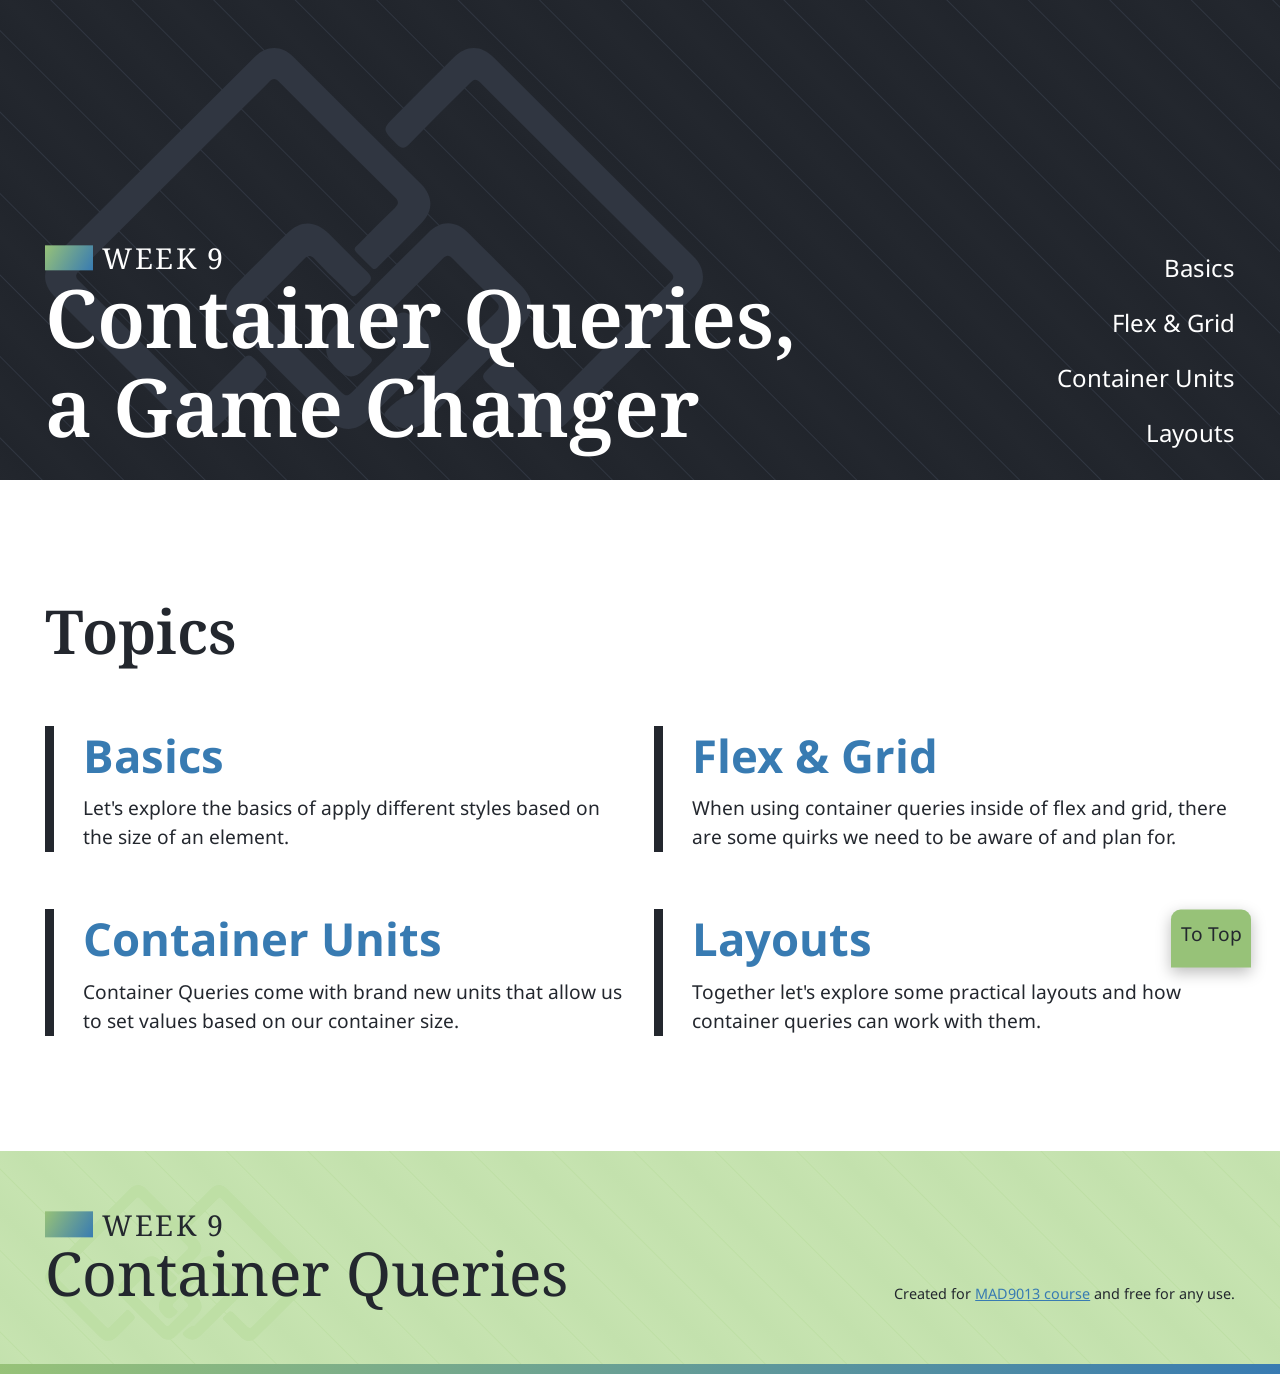
<file: index.html>
<!doctype html>
<html lang="en">
  <head>
    <!-- Ensures that the text characters are displayed properly -->
    <meta charset="UTF-8" />

    <!-- Properly sizes content across different browser window sizes -->
    <meta name="viewport" content="width=device-width, initial-scale=1.0" />

    <!--
      The site title displayed in the browser tab.
      Also used for Search Engine Optimization (SEO),
      Google results, and accessibility tools/screen readers.
    -->
    <title>W9 - Container Queries, a Game Changer</title>

    <!-- Loads fonts from Google -->
    <link rel="preconnect" href="https://fonts.googleapis.com" />
    <link rel="preconnect" href="https://fonts.gstatic.com" crossorigin />
    <link href="https://fonts.googleapis.com/css2?family=Material+Symbols+Outlined" rel="stylesheet" />

    <!-- Loads custom supporting CSS stylesheet(s) -->
    <link rel="stylesheet" href="./css/main.css" />

    <!-- Loads Favicon -->
    <link rel="shortcut icon" href="favicon.ico" />
  </head>
  <body id="page">
    <!--
      Accessibility feature that allows users to
      quickly skip to key areas on the page.
    -->
    <ul class="skip-links">
      <li>
        <a class="skip-links__link" href="#nav">Skip to site navigation</a>
      </li>
      <li>
        <a class="skip-links__link" href="#main">Skip to main content</a>
      </li>
    </ul>

    <!--
      Main site header. Features our site logo and navigation.
    -->
    <header class="navbar navbar--tall">
      <div class="container">
        <h1 class="navbar__headline">
          <a href="/" class="navbar__logo">
            <span class="navbar__week">Week 9</span>
            <span class="navbar__title"> Container Queries, a&nbsp;Game Changer </span>
          </a>
        </h1>
        <button class="navbar__toggle" aria-label="Click to open mobile navigation">
          <span class="navbar__tog navbar__tog--top"></span>
          <span class="navbar__tog navbar__tog--middle"></span>
          <span class="navbar__tog navbar__tog--bottom"></span>
        </button>
        <nav id="nav" class="navbar__nav">
          <ul class="navbar__list">
            <li>
              <a href="./basics.html" class="navbar__link">Basics</a>
            </li>
            <li>
              <a href="./flex-and-grid.html" class="navbar__link"> Flex & Grid </a>
            </li>
            <li>
              <a href="./container-units.html" class="navbar__link"> Container Units </a>
            </li>
            <li>
              <a href="./layouts.html" class="navbar__link"> Layouts </a>
            </li>
          </ul>
        </nav>
      </div>
    </header>

    <!--
      The main contains ALL of the content unique to this page.
      Every page MUST have exactly one `main` that is a direct child of `body`.
    -->
    <main id="main">
      <section class="topic-list">
        <div class="container">
          <h2>Topics</h2>
          <ol class="topic-list__list">
            <li>
              <a href="./basics.html" class="topic-list__link">
                <h3 class="topic-list__heading">Basics</h3>
                <p class="topic-list__desc">Let's explore the basics of apply different styles based on the size of an element.</p>
              </a>
            </li>
            <li>
              <a href="./flex-and-grid.html" class="topic-list__link">
                <h3 class="topic-list__heading">Flex &amp; Grid</h3>
                <p class="topic-list__desc">When using container queries inside of flex and grid, there are some quirks we need to be aware of and plan for.</p>
              </a>
            </li>
            <li>
              <a href="./container-units.html" class="topic-list__link">
                <h3 class="topic-list__heading">Container Units</h3>
                <p class="topic-list__desc">Container Queries come with brand new units that allow us to set values based on our container size.</p>
              </a>
            </li>
            <li>
              <a href="./layouts.html" class="topic-list__link">
                <h3 class="topic-list__heading">Layouts</h3>
                <p class="topic-list__desc">Together let's explore some practical layouts and how container queries can work with them.</p>
              </a>
            </li>
          </ol>
        </div>
      </section>
    </main>

    <!--
      Site footer. Contains site logo and legal info.
      
      Could also contain other concluding information such
      as repeating the navigation, contact info, and more.
    -->
    <footer class="footer">
      <div class="container container--grid">
        <div class="footer__column">
          <a href="/" class="footer__logo">
            <span class="footer__week">Week 9</span>
            <span class="footer__title">Container Queries</span>
          </a>
        </div>

        <div class="footer__column footer__column--legal">
          <small>
            Created for
            <a href="https://mad9013.github.io/f2024/">MAD9013 course</a> and free for any use.
          </small>
        </div>
      </div>
    </footer>

    <!-- Accessibility feature: return to top button -->
    <a href="#page" class="to-top">To Top</a>

    <!--
      Adds a layer when the mobile navigation is open that
      allows users to click to the side and auto close the nav
    -->
    <div class="click-to-close"></div>

    <!-- Loads custom JavaScript file -->
    <script src="./js/main.js"></script>
  </body>
</html>
</file>
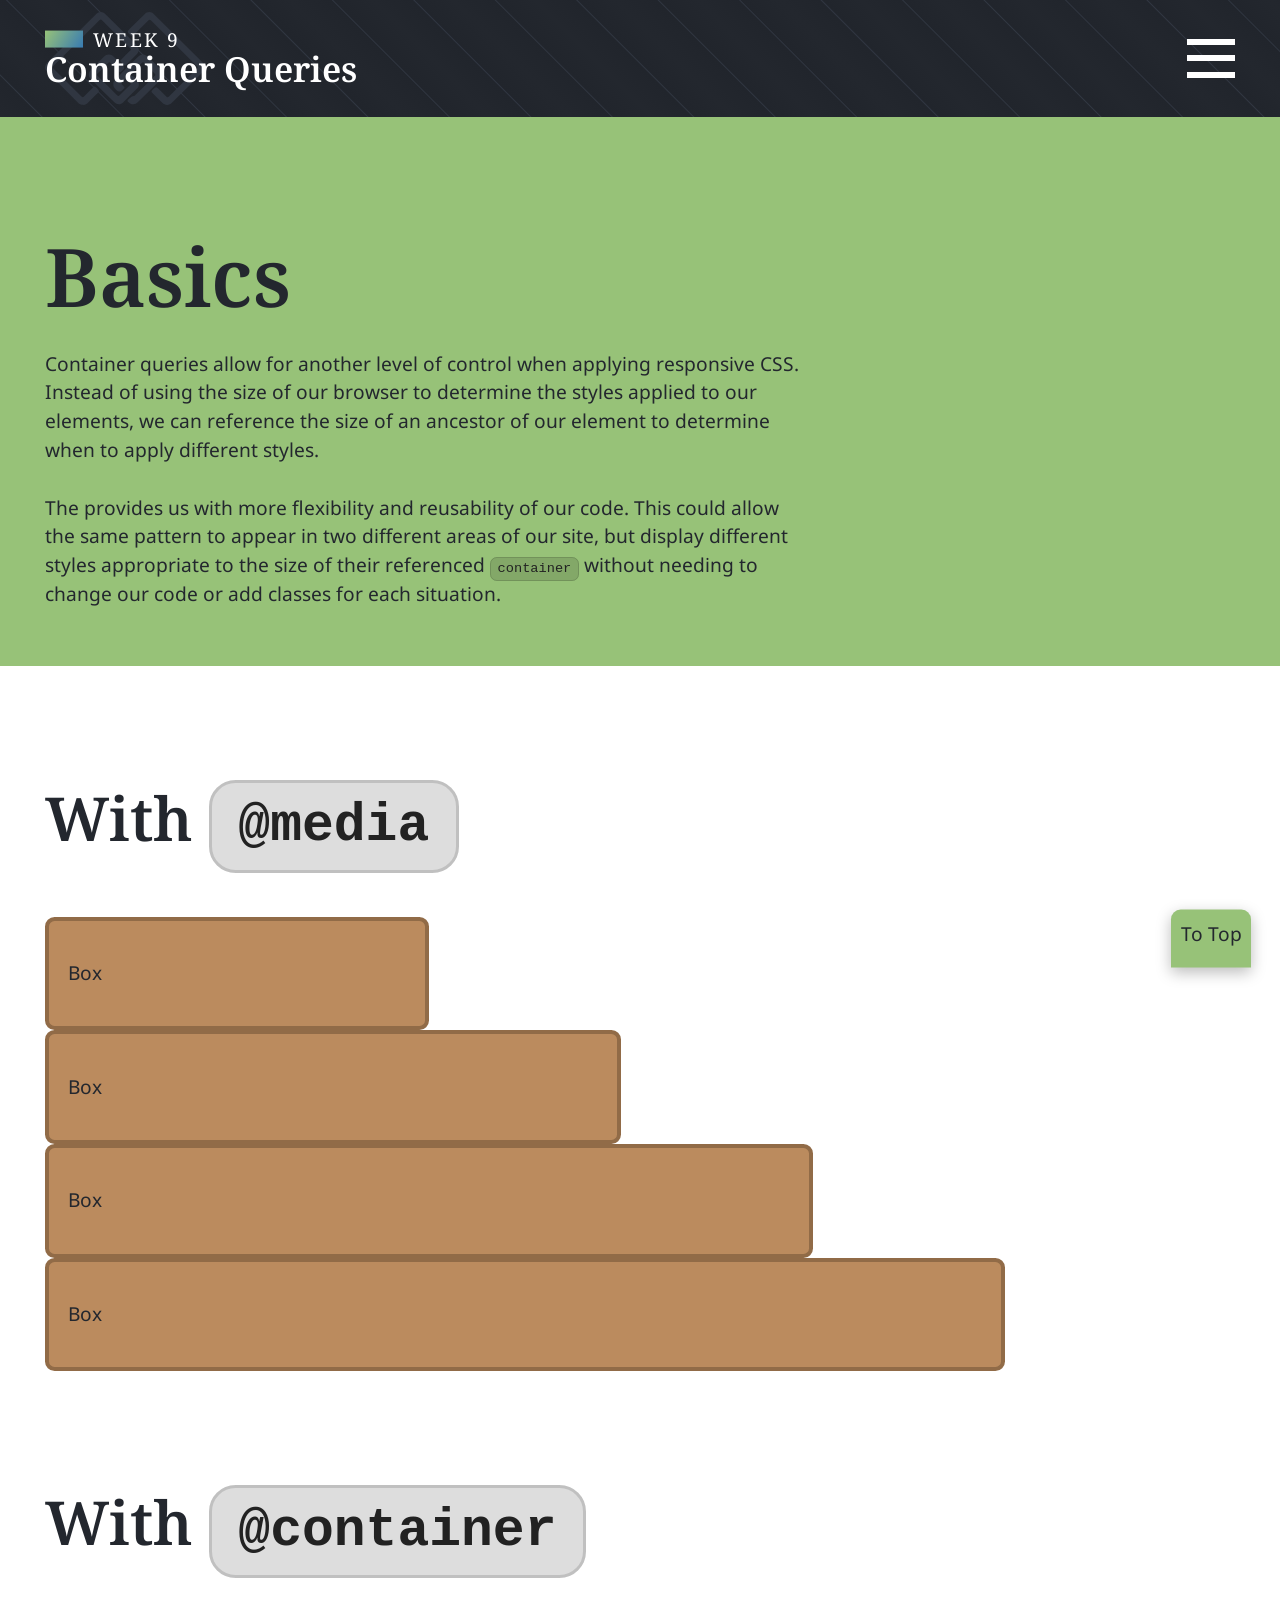
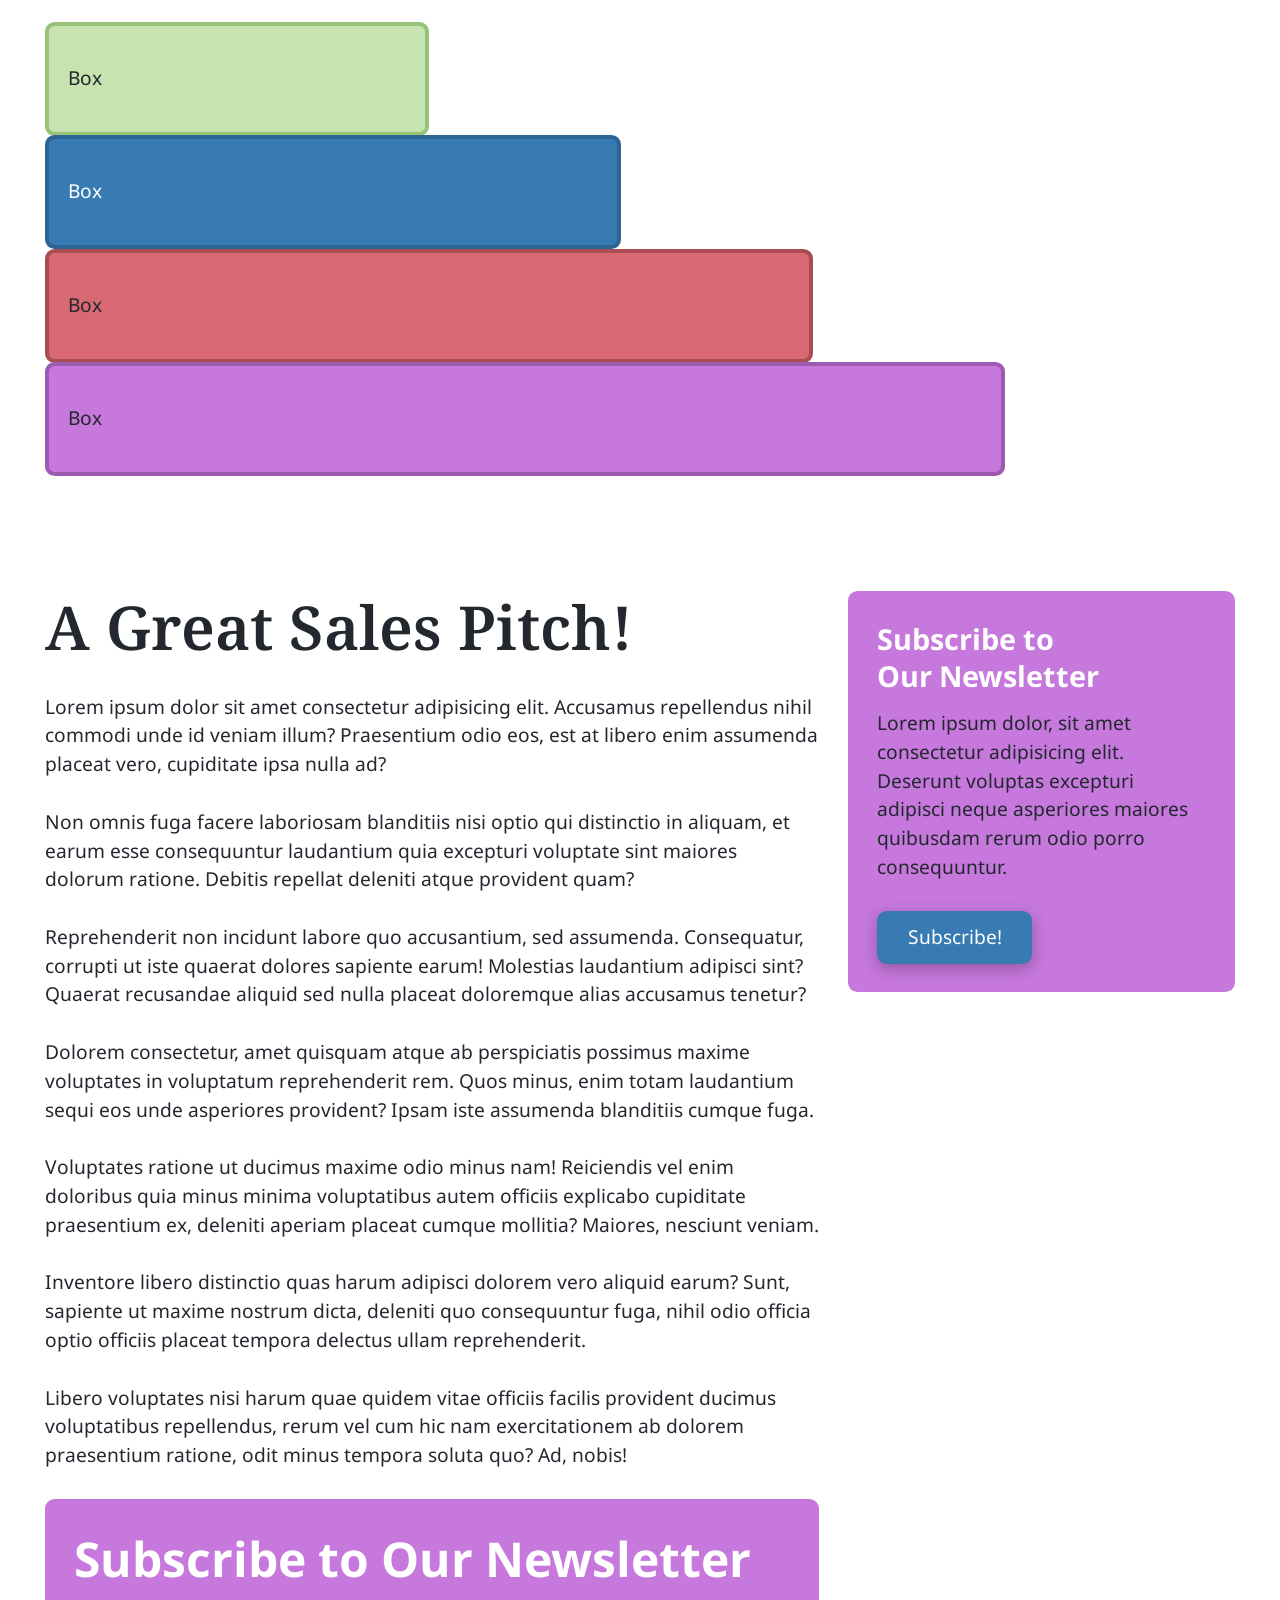
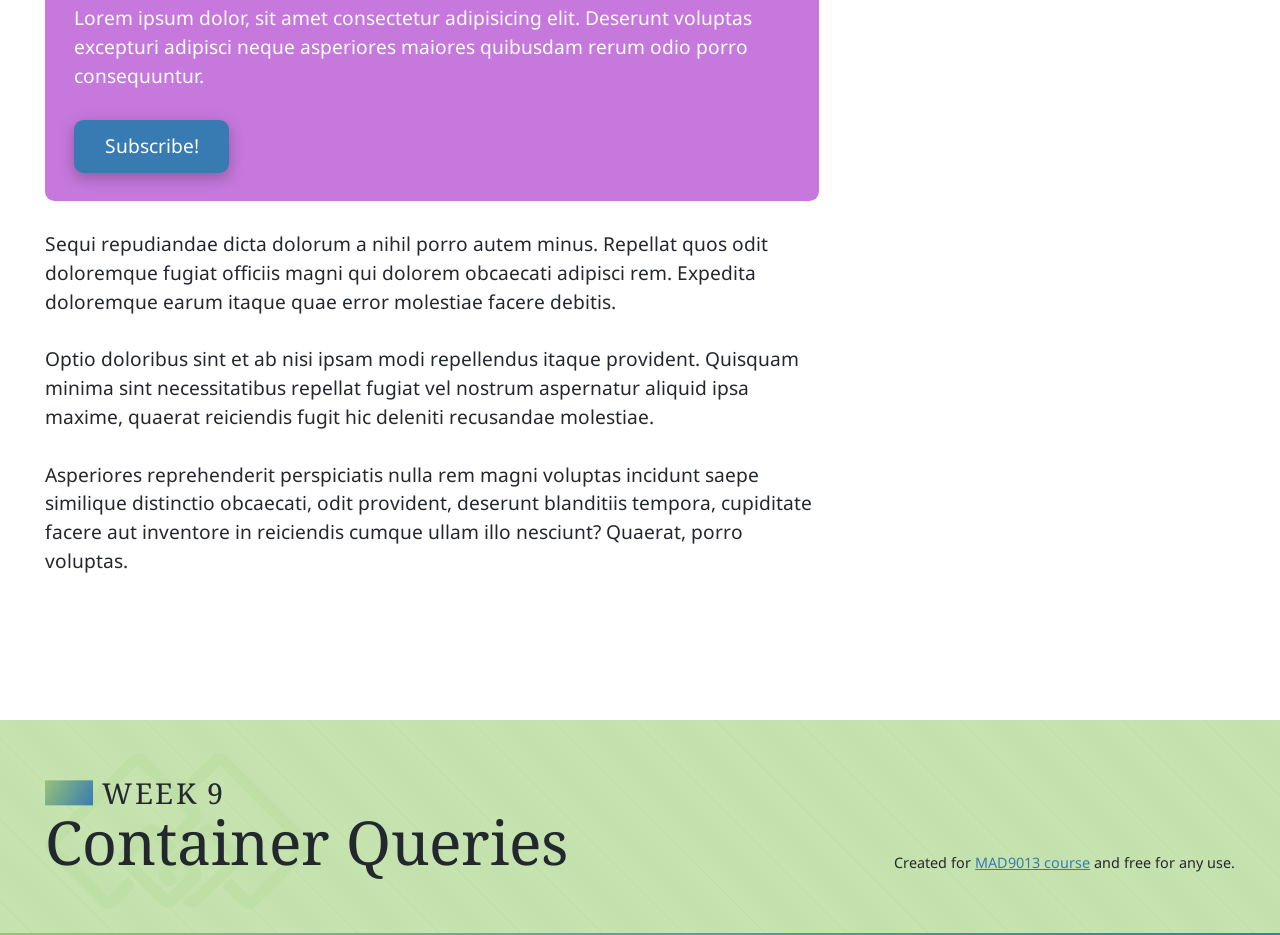
<file: basics.html>
<!doctype html>
<html lang="en">
  <head>
    <!-- Ensures that the text characters are displayed properly -->
    <meta charset="UTF-8" />

    <!-- Properly sizes content across different browser window sizes -->
    <meta name="viewport" content="width=device-width, initial-scale=1.0" />

    <!--
      The site title displayed in the browser tab.
      Also used for Search Engine Optimization (SEO),
      Google results, and accessibility tools/screen readers.
    -->
    <title>Basics | W9 - Container Queries, a Game Changer</title>

    <!-- Loads fonts from Google -->
    <link rel="preconnect" href="https://fonts.googleapis.com" />
    <link rel="preconnect" href="https://fonts.gstatic.com" crossorigin />
    <link href="https://fonts.googleapis.com/css2?family=Material+Symbols+Outlined" rel="stylesheet" />

    <!-- Loads custom supporting CSS stylesheet(s) -->
    <link rel="stylesheet" href="./css/main.css" />

    <!-- Loads lesson specific CSS stylesheet -->
    <link rel="stylesheet" href="./css/basics-complete.css" />

    <!-- Loads Favicon -->
    <link rel="shortcut icon" href="favicon.ico" />
  </head>
  <body id="page" class="css-grid">
    <!--
      Accessibility feature that allows users to
      quickly skip to key areas on the page.
    -->
    <ul class="skip-links">
      <li>
        <a class="skip-links__link" href="#nav">Skip to site navigation</a>
      </li>
      <li>
        <a class="skip-links__link" href="#main">Skip to main content</a>
      </li>
    </ul>

    <!--
      Main site header. Features our site logo and navigation.
    -->
    <header class="navbar">
      <div class="container">
        <strong class="navbar__headline">
          <a href="./" class="navbar__logo">
            <span class="navbar__week">Week 9</span>
            <span class="navbar__title">Container Queries</span>
          </a>
        </strong>
        <button class="navbar__toggle" aria-label="Click to open mobile navigation">
          <span class="navbar__tog navbar__tog--top"></span>
          <span class="navbar__tog navbar__tog--middle"></span>
          <span class="navbar__tog navbar__tog--bottom"></span>
        </button>
        <nav id="nav" class="navbar__nav">
          <ul class="navbar__list">
            <li>
              <a href="./basics.html" class="navbar__link" aria-current="page"> Basics </a>
            </li>
            <li>
              <a href="./flex-and-grid.html" class="navbar__link"> Flex & Grid </a>
            </li>
            <li>
              <a href="./container-units.html" class="navbar__link"> Container Units </a>
            </li>
            <li>
              <a href="./layouts.html" class="navbar__link"> Layouts </a>
            </li>
          </ul>
        </nav>
      </div>
    </header>

    <!--
      The main contains ALL of the content unique to this page.
      Every page MUST have exactly one `main` that is a direct child of `body`.
    -->
    <main id="main">
      <header class="banner">
        <div class="container">
          <div class="container--text">
            <h1 class="banner__headline">Basics</h1>
            <div class="banner__byline">
              <p>
                Container queries allow for another level of control when applying responsive CSS. Instead of using the size of our browser to determine the styles applied to our elements, we can
                reference the size of an ancestor of our element to determine when to apply different styles.
              </p>
              <p>
                The provides us with more flexibility and reusability of our code. This could allow the same pattern to appear in two different areas of our site, but display different styles
                appropriate to the size of their referenced
                <code>container</code> without needing to change our code or add classes for each situation.
              </p>
            </div>
          </div>
        </div>
      </header>

      <!-- 
        ====================================================
        ============== TUTORIAL CONTENT START ==============
        ====================================================
      -->

      <section class="media-query">
        <div class="container">
          <h2>With <code>@media</code></h2>
          <div class="box-wrap box-wrap--one">
            <div class="box">Box</div>
          </div>
          <div class="box-wrap box-wrap--two">
            <div class="box">Box</div>
          </div>
          <div class="box-wrap box-wrap--three">
            <div class="box">Box</div>
          </div>
          <div class="box-wrap box-wrap--four">
            <div class="box">Box</div>
          </div>
        </div>
      </section>

      <section class="container-query">
        <div class="container">
          <h2>With <code>@container</code></h2>
          <div class="box-wrap box-wrap--one">
            <div class="box">Box</div>
          </div>
          <div class="box-wrap box-wrap--two">
            <div class="box">Box</div>
          </div>
          <div class="box-wrap box-wrap--three">
            <div class="box">Box</div>
          </div>
          <div class="box-wrap box-wrap--four">
            <div class="box">Box</div>
          </div>
        </div>
      </section>

      <section class="subscribe-example">
        <div class="container">
          <div class="content">
            <h2>A Great Sales Pitch!</h2>
            <p>
              Lorem ipsum dolor sit amet consectetur adipisicing elit. Accusamus repellendus nihil commodi unde id veniam illum? Praesentium odio eos, est at libero enim assumenda placeat vero,
              cupiditate ipsa nulla ad?
            </p>
            <p>
              Non omnis fuga facere laboriosam blanditiis nisi optio qui distinctio in aliquam, et earum esse consequuntur laudantium quia excepturi voluptate sint maiores dolorum ratione. Debitis
              repellat deleniti atque provident quam?
            </p>
            <p>
              Reprehenderit non incidunt labore quo accusantium, sed assumenda. Consequatur, corrupti ut iste quaerat dolores sapiente earum! Molestias laudantium adipisci sint? Quaerat recusandae
              aliquid sed nulla placeat doloremque alias accusamus tenetur?
            </p>
            <p>
              Dolorem consectetur, amet quisquam atque ab perspiciatis possimus maxime voluptates in voluptatum reprehenderit rem. Quos minus, enim totam laudantium sequi eos unde asperiores
              provident? Ipsam iste assumenda blanditiis cumque fuga.
            </p>
            <p>
              Voluptates ratione ut ducimus maxime odio minus nam! Reiciendis vel enim doloribus quia minus minima voluptatibus autem officiis explicabo cupiditate praesentium ex, deleniti aperiam
              placeat cumque mollitia? Maiores, nesciunt veniam.
            </p>
            <p>
              Inventore libero distinctio quas harum adipisci dolorem vero aliquid earum? Sunt, sapiente ut maxime nostrum dicta, deleniti quo consequuntur fuga, nihil odio officia optio officiis
              placeat tempora delectus ullam reprehenderit.
            </p>
            <p>
              Libero voluptates nisi harum quae quidem vitae officiis facilis provident ducimus voluptatibus repellendus, rerum vel cum hic nam exercitationem ab dolorem praesentium ratione, odit
              minus tempora soluta quo? Ad, nobis!
            </p>
            <div class="subscribe">
              <h3 class="subscribe__title">Subscribe to Our Newsletter</h3>
              <p>Lorem ipsum dolor, sit amet consectetur adipisicing elit. Deserunt voluptas excepturi adipisci neque asperiores maiores quibusdam rerum odio porro consequuntur.</p>
              <a href="#" class="btn">Subscribe!</a>
            </div>
            <p>
              Sequi repudiandae dicta dolorum a nihil porro autem minus. Repellat quos odit doloremque fugiat officiis magni qui dolorem obcaecati adipisci rem. Expedita doloremque earum itaque quae
              error molestiae facere debitis.
            </p>
            <p>
              Optio doloribus sint et ab nisi ipsam modi repellendus itaque provident. Quisquam minima sint necessitatibus repellat fugiat vel nostrum aspernatur aliquid ipsa maxime, quaerat
              reiciendis fugit hic deleniti recusandae molestiae.
            </p>
            <p>
              Asperiores reprehenderit perspiciatis nulla rem magni voluptas incidunt saepe similique distinctio obcaecati, odit provident, deserunt blanditiis tempora, cupiditate facere aut inventore
              in reiciendis cumque ullam illo nesciunt? Quaerat, porro voluptas.
            </p>
          </div>

          <div class="sidebar">
            <div class="subscribe">
              <h3 class="subscribe__title">Subscribe to Our Newsletter</h3>
              <p>Lorem ipsum dolor, sit amet consectetur adipisicing elit. Deserunt voluptas excepturi adipisci neque asperiores maiores quibusdam rerum odio porro consequuntur.</p>
              <a href="#" class="btn">Subscribe!</a>
            </div>
          </div>
        </div>
      </section>

      <!-- 
        ====================================================
        =============== TUTORIAL CONTENT END ===============
        ====================================================
      -->
    </main>

    <!--
      Site footer. Contains site logo and legal info.
      
      Could also contain other concluding information such
      as repeating the navigation, contact info, and more.
    -->
    <footer class="footer">
      <div class="container container--grid">
        <div class="footer__column">
          <a href="./" class="footer__logo">
            <span class="footer__week">Week 9</span>
            <span class="footer__title">Container Queries</span>
          </a>
        </div>

        <div class="footer__column footer__column--legal">
          <small>
            Created for
            <a href="https://mad9013.github.io/f2024/">MAD9013 course</a> and free for any use.
          </small>
        </div>
      </div>
    </footer>

    <!-- Accessibility feature: return to top button -->
    <a href="#page" class="to-top">To Top</a>

    <!--
      Adds a layer when the mobile navigation is open that
      allows users to click to the side and auto close the nav
    -->
    <div class="click-to-close"></div>

    <!-- Loads custom JavaScript file -->
    <script src="./js/main.js"></script>
  </body>
</html>
</file>
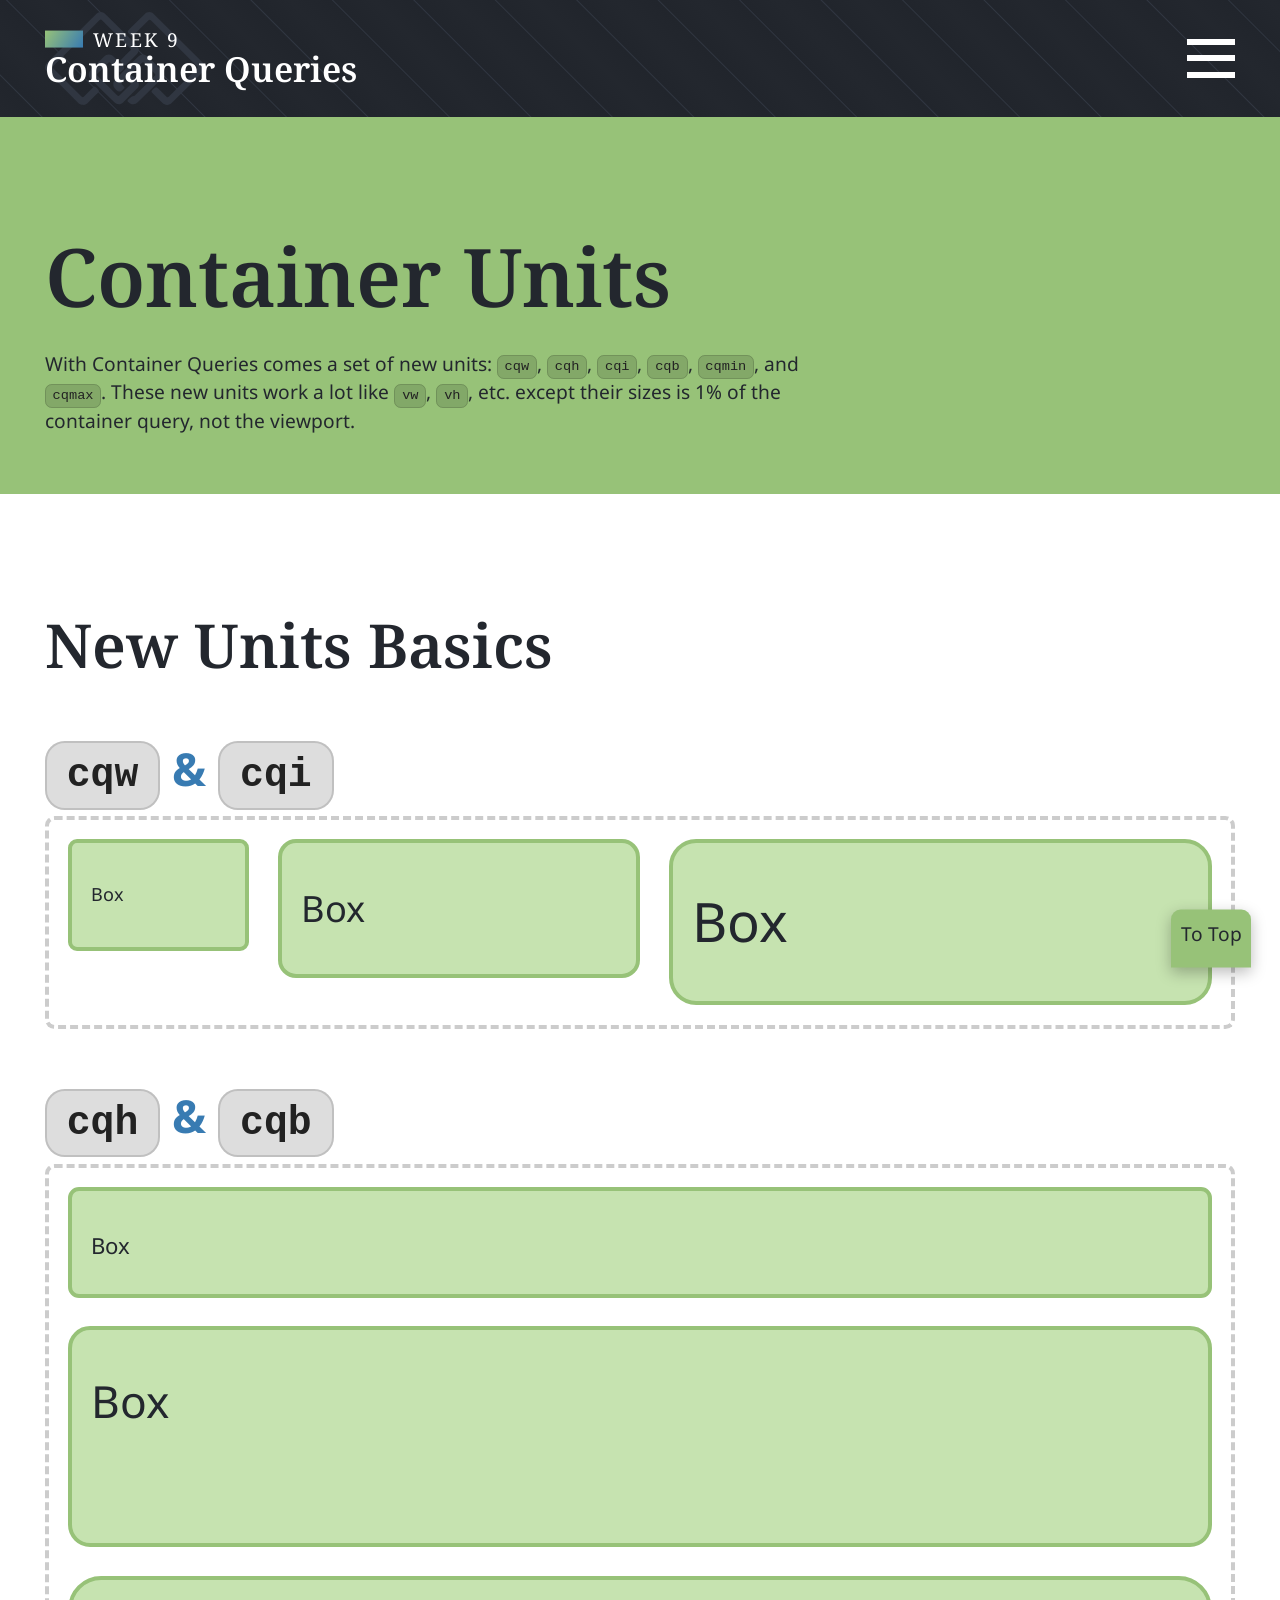
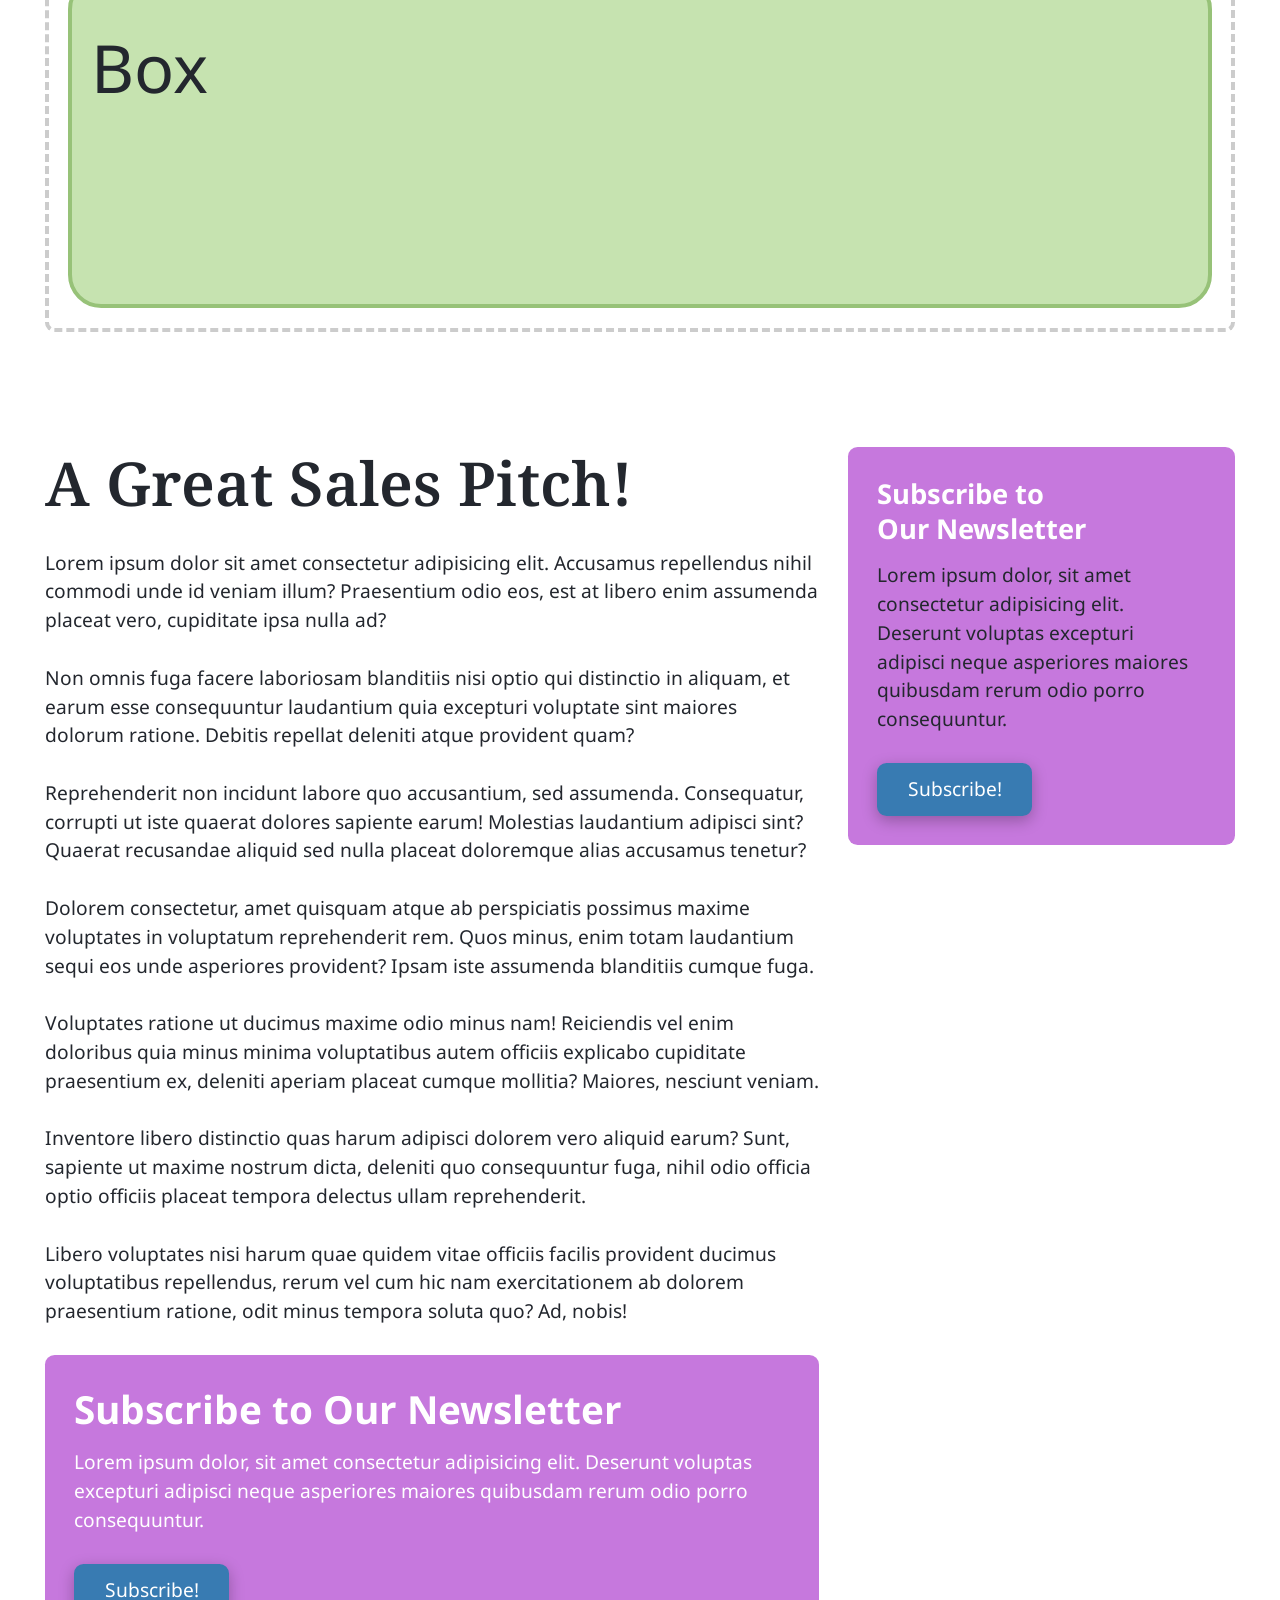
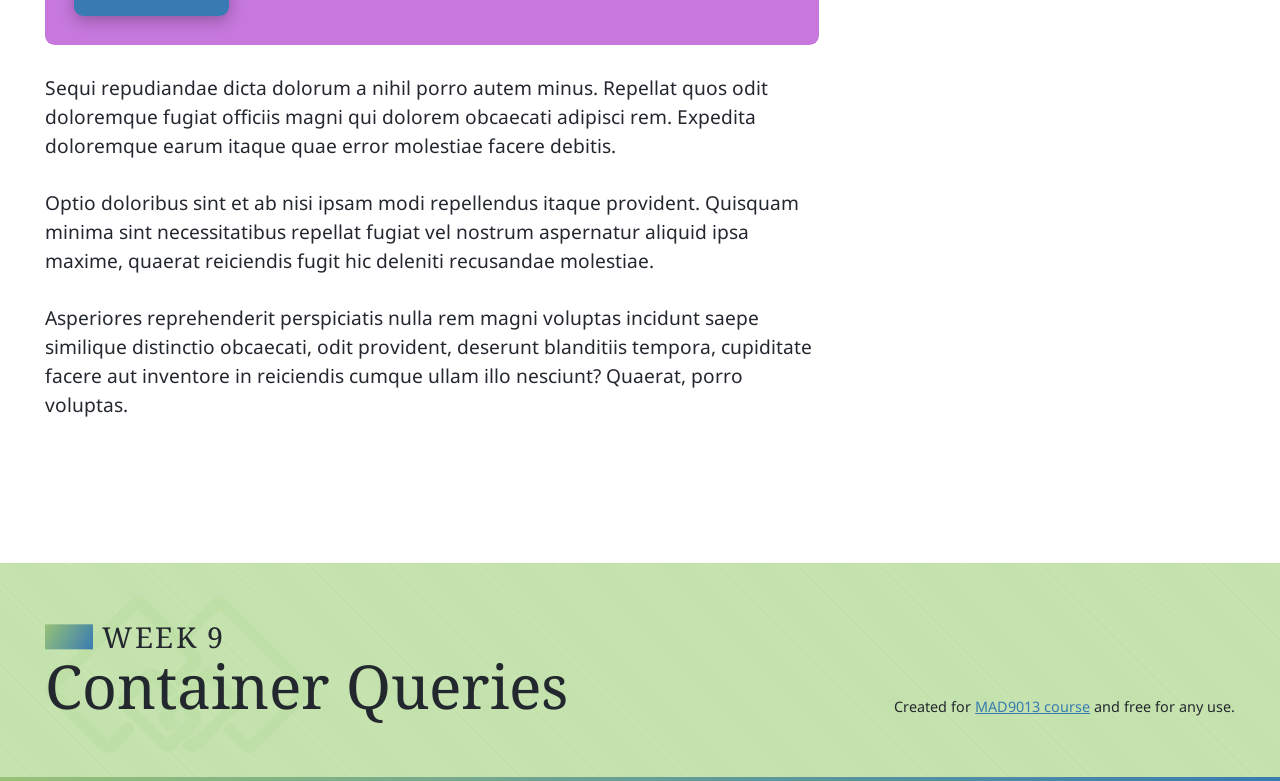
<file: container-units.html>
<!doctype html>
<html lang="en">
  <head>
    <!-- Ensures that the text characters are displayed properly -->
    <meta charset="UTF-8" />

    <!-- Properly sizes content across different browser window sizes -->
    <meta name="viewport" content="width=device-width, initial-scale=1.0" />

    <!--
      The site title displayed in the browser tab.
      Also used for Search Engine Optimization (SEO),
      Google results, and accessibility tools/screen readers.
    -->
    <title>Container Units | W9 - Container Queries, a Game Changer</title>

    <!-- Loads fonts from Google -->
    <link rel="preconnect" href="https://fonts.googleapis.com" />
    <link rel="preconnect" href="https://fonts.gstatic.com" crossorigin />
    <link href="https://fonts.googleapis.com/css2?family=Material+Symbols+Outlined" rel="stylesheet" />

    <!-- Loads custom supporting CSS stylesheet(s) -->
    <link rel="stylesheet" href="./css/main.css" />

    <!-- Loads lesson specific CSS stylesheet -->
    <link rel="stylesheet" href="./css/container-units-complete.css" />

    <!-- Loads Favicon -->
    <link rel="shortcut icon" href="favicon.ico" />
  </head>
  <body id="page" class="css-grid">
    <!--
      Accessibility feature that allows users to
      quickly skip to key areas on the page.
    -->
    <ul class="skip-links">
      <li>
        <a class="skip-links__link" href="#nav">Skip to site navigation</a>
      </li>
      <li>
        <a class="skip-links__link" href="#main">Skip to main content</a>
      </li>
    </ul>

    <!--
      Main site header. Features our site logo and navigation.
    -->
    <header class="navbar">
      <div class="container">
        <strong class="navbar__headline">
          <a href="./" class="navbar__logo">
            <span class="navbar__week">Week 9</span>
            <span class="navbar__title">Container Queries</span>
          </a>
        </strong>
        <button class="navbar__toggle" aria-label="Click to open mobile navigation">
          <span class="navbar__tog navbar__tog--top"></span>
          <span class="navbar__tog navbar__tog--middle"></span>
          <span class="navbar__tog navbar__tog--bottom"></span>
        </button>
        <nav id="nav" class="navbar__nav">
          <ul class="navbar__list">
            <li>
              <a href="./basics.html" class="navbar__link"> Basics </a>
            </li>
            <li>
              <a href="./flex-and-grid.html" class="navbar__link"> Flex & Grid </a>
            </li>
            <li>
              <a href="./container-units.html" class="navbar__link" aria-current="page"> Container Units </a>
            </li>
            <li>
              <a href="./layouts.html" class="navbar__link"> Layouts </a>
            </li>
          </ul>
        </nav>
      </div>
    </header>

    <!--
      The main contains ALL of the content unique to this page.
      Every page MUST have exactly one `main` that is a direct child of `body`.
    -->
    <main id="main">
      <header class="banner">
        <div class="container">
          <div class="container--text">
            <h1 class="banner__headline">Container Units</h1>
            <div class="banner__byline">
              <p>
                With Container Queries comes a set of new units:
                <code>cqw</code>, <code>cqh</code>, <code>cqi</code>, <code>cqb</code>, <code>cqmin</code>, and <code>cqmax</code>. These new units work a lot like <code>vw</code>, <code>vh</code>,
                etc. except their sizes is 1% of the container query, not the viewport.
              </p>
            </div>
          </div>
        </div>
      </header>

      <!-- 
        ====================================================
        ============== TUTORIAL CONTENT START ==============
        ====================================================
      -->

      <section>
        <div class="container">
          <h2>New Units Basics</h2>

          <h3><code>cqw</code> & <code>cqi</code></h3>
          <div class="parent grid grid--cqi">
            <div class="col">
              <div class="box">Box</div>
            </div>
            <div class="col">
              <div class="box">Box</div>
            </div>
            <div class="col">
              <div class="box">Box</div>
            </div>
          </div>

          <h3><code>cqh</code> & <code>cqb</code></h3>
          <div class="parent grid grid--cqb">
            <div class="col">
              <div class="box">Box</div>
            </div>
            <div class="col">
              <div class="box">Box</div>
            </div>
            <div class="col">
              <div class="box">Box</div>
            </div>
          </div>
        </div>
      </section>

      <section class="subscribe-example">
        <div class="container">
          <div class="content">
            <h2>A Great Sales Pitch!</h2>
            <p>
              Lorem ipsum dolor sit amet consectetur adipisicing elit. Accusamus repellendus nihil commodi unde id veniam illum? Praesentium odio eos, est at libero enim assumenda placeat vero,
              cupiditate ipsa nulla ad?
            </p>
            <p>
              Non omnis fuga facere laboriosam blanditiis nisi optio qui distinctio in aliquam, et earum esse consequuntur laudantium quia excepturi voluptate sint maiores dolorum ratione. Debitis
              repellat deleniti atque provident quam?
            </p>
            <p>
              Reprehenderit non incidunt labore quo accusantium, sed assumenda. Consequatur, corrupti ut iste quaerat dolores sapiente earum! Molestias laudantium adipisci sint? Quaerat recusandae
              aliquid sed nulla placeat doloremque alias accusamus tenetur?
            </p>
            <p>
              Dolorem consectetur, amet quisquam atque ab perspiciatis possimus maxime voluptates in voluptatum reprehenderit rem. Quos minus, enim totam laudantium sequi eos unde asperiores
              provident? Ipsam iste assumenda blanditiis cumque fuga.
            </p>
            <p>
              Voluptates ratione ut ducimus maxime odio minus nam! Reiciendis vel enim doloribus quia minus minima voluptatibus autem officiis explicabo cupiditate praesentium ex, deleniti aperiam
              placeat cumque mollitia? Maiores, nesciunt veniam.
            </p>
            <p>
              Inventore libero distinctio quas harum adipisci dolorem vero aliquid earum? Sunt, sapiente ut maxime nostrum dicta, deleniti quo consequuntur fuga, nihil odio officia optio officiis
              placeat tempora delectus ullam reprehenderit.
            </p>
            <p>
              Libero voluptates nisi harum quae quidem vitae officiis facilis provident ducimus voluptatibus repellendus, rerum vel cum hic nam exercitationem ab dolorem praesentium ratione, odit
              minus tempora soluta quo? Ad, nobis!
            </p>
            <div class="subscribe">
              <h3 class="subscribe__title">Subscribe to Our Newsletter</h3>
              <p>Lorem ipsum dolor, sit amet consectetur adipisicing elit. Deserunt voluptas excepturi adipisci neque asperiores maiores quibusdam rerum odio porro consequuntur.</p>
              <a href="#" class="btn">Subscribe!</a>
            </div>
            <p>
              Sequi repudiandae dicta dolorum a nihil porro autem minus. Repellat quos odit doloremque fugiat officiis magni qui dolorem obcaecati adipisci rem. Expedita doloremque earum itaque quae
              error molestiae facere debitis.
            </p>
            <p>
              Optio doloribus sint et ab nisi ipsam modi repellendus itaque provident. Quisquam minima sint necessitatibus repellat fugiat vel nostrum aspernatur aliquid ipsa maxime, quaerat
              reiciendis fugit hic deleniti recusandae molestiae.
            </p>
            <p>
              Asperiores reprehenderit perspiciatis nulla rem magni voluptas incidunt saepe similique distinctio obcaecati, odit provident, deserunt blanditiis tempora, cupiditate facere aut inventore
              in reiciendis cumque ullam illo nesciunt? Quaerat, porro voluptas.
            </p>
          </div>

          <div class="sidebar">
            <div class="subscribe">
              <h3 class="subscribe__title">Subscribe to Our Newsletter</h3>
              <p>Lorem ipsum dolor, sit amet consectetur adipisicing elit. Deserunt voluptas excepturi adipisci neque asperiores maiores quibusdam rerum odio porro consequuntur.</p>
              <a href="#" class="btn">Subscribe!</a>
            </div>
          </div>
        </div>
      </section>

      <!-- 
        ====================================================
        =============== TUTORIAL CONTENT END ===============
        ====================================================
      -->
    </main>

    <!--
      Site footer. Contains site logo and legal info.
      
      Could also contain other concluding information such
      as repeating the navigation, contact info, and more.
    -->
    <footer class="footer">
      <div class="container container--grid">
        <div class="footer__column">
          <a href="./" class="footer__logo">
            <span class="footer__week">Week 9</span>
            <span class="footer__title">Container Queries</span>
          </a>
        </div>

        <div class="footer__column footer__column--legal">
          <small>
            Created for
            <a href="https://mad9013.github.io/f2024/">MAD9013 course</a> and free for any use.
          </small>
        </div>
      </div>
    </footer>

    <!-- Accessibility feature: return to top button -->
    <a href="#page" class="to-top">To Top</a>

    <!--
      Adds a layer when the mobile navigation is open that
      allows users to click to the side and auto close the nav
    -->
    <div class="click-to-close"></div>

    <!-- Loads custom JavaScript file -->
    <script src="./js/main.js"></script>
  </body>
</html>
</file>
<file: css/main.css>
/* CSS Custom Properties AKA Variables */
:root {
  /* Colors */
  --color-primary: #23272e;
  --color-primary--light: #303641;
  --color-primary--dark: #21252c;
  --color-secondary: #4aa092;
  --color-secondary--light: #73cbbc;
  --color-secondary--dark: #327469;
  --color-red: #d86972;
  --color-red--dark: #a94c54;
  --color-orange: #bb8b5e;
  --color-orange--dark: #916b47;
  --color-green: #97c278;
  --color-green--medium: #bedfa5;
  --color-green--light: #c3e1ad;
  --color-green--lighter: #c6e3b0;
  --color-blue: #387bb2;
  --color-blue--light: #8eb9dd;
  --color-blue--dark: #2c6593;
  --color-purple: #c678dd;
  --color-purple--dark: #9c5bb0;

  /* Fonts */
  --font-primary: "Noto Sans", sans-serif;
  --font-secondary: "Noto Serif", serif;

  /* Sizing */
  --container: 65em;
  --container--text: 40em;

  /* Standardization */
  --transition: 0.2s;
  --shadow: 0 0.25rem 0.75rem #0004;
  --shadow--large: 0 0.5rem 1.5rem #0004;
  --radius: 0.5em;
}

/*

CSS Reset
Adapted from: https://piccalil.li/blog/a-more-modern-css-reset/

*/

/* Box sizing rules */
*,
*::before,
*::after {
  box-sizing: border-box;
}

/* Prevent font size inflation */
html {
  -moz-text-size-adjust: none;
  -webkit-text-size-adjust: none;
  text-size-adjust: none;
  color: var(--color-primary);
  font-family: var(--font-primary);
  line-height: 1.5;
}

/* Remove default margin in favour of better control in authored CSS */
h1,
h2,
h3,
h4,
h5,
h6,
p,
figure,
blockquote,
ol,
ul,
dl,
dd {
  margin: 0 0 1.5rem;
}

/* Remove list styles on ul, ol elements with a list role, which suggests default styling will be removed */
ul[role="list"],
ol[role="list"] {
  list-style: none;
}

/* Set core body defaults */
body {
  min-height: 100vh;
  margin: 0;
}

/* Set shorter line heights on headings and interactive elements */
h1,
h2,
h3,
h4,
button,
input,
label {
  line-height: 1.1;
}

/* Balance text wrapping on headings */
h1,
h2,
h3,
h4 {
  text-wrap: balance;
}

/* A elements that don't have a class get default styles */
a:not([class]) {
  text-decoration-skip-ink: auto;
  color: var(--color-blue);
  transition: all var(--transition);
}

a:not([class]):hover,
a:not([class]):focus-visible {
  color: var(--color-green);
}

/* Make images easier to work with */
img,
picture,
svg {
  max-width: 100%;
  display: block;
}

svg {
  fill: currentColor;
}

svg:not(:root) {
  overflow: hidden;
}

/* Inherit fonts for inputs and buttons */
input,
button,
textarea,
select {
  font-family: inherit;
  font-size: inherit;
}

/* Make sure textareas without a rows attribute are not tiny */
textarea:not([rows]) {
  min-height: 10em;
}

/* Anything that has been anchored to should have extra scroll margin */
:target {
  scroll-margin-block: 5ex;
}

/* Remove all animations, transitions and smooth scroll for people that prefer not to see them */
@media (prefers-reduced-motion: reduce) {
  html:focus-within {
    scroll-behavior: auto;
  }

  *,
  *::before,
  *::after {
    animation-duration: 0.01ms !important;
    animation-iteration-count: 1 !important;
    transition-duration: 0.01ms !important;
    scroll-behavior: auto !important;
  }
}

/* ---------- Accessibility ---------- */

/* Focus Highlights */
*:focus-visible {
  outline: 0.125rem solid var(--color-blue);
  outline-offset: 0.125rem;
}

/* Skip Links */

.skip-links {
  padding: 0;
  margin: 0;
  list-style-type: none;
}

.skip-links__link {
  position: absolute;
  top: -10rem;
  left: 0.5rem;
  background-color: var(--color-green);
  color: var(--color-primary);
  padding: 0.75rem 1.5rem;
  text-decoration: none;
  border-radius: var(--radius);
}

.skip-links__link:focus {
  top: 0.5rem;
}

/* To Top */

.to-top {
  position: fixed;
  bottom: -0.5rem;
  right: 1.5rem;
  background-color: var(--color-green);
  color: var(--color-primary);
  padding: 0.5rem 0.5rem 1rem;
  border-radius: 0.5rem 0.5rem 0 0;
  text-decoration: none;
  box-shadow: var(--shadow);
  translate: 0 100%;
  transition: translate var(--transition), bottom var(--transition);
}

.to-top.visible {
  translate: 0;
}

.to-top:hover,
.to-top:focus-visible {
  bottom: 0;
  color: #000;
  translate: 0;
}

/* Screen reader only text */

.screen-reader-text,
.srt {
  position: absolute;
  clip-path: polygon(0 0, 0.1% 0, 0.1% 0.1%, 0 0.1%);
}

/* ---------- Typography ---------- */

/* Fonts */

@font-face {
  font-family: "Noto Sans";
  src: url("../fonts/NotoSans-Regular.ttf");
  font-weight: 400;
  font-style: normal;
}

@font-face {
  font-family: "Noto Sans";
  src: url("../fonts/NotoSans-Italic.ttf");
  font-weight: 400;
  font-style: italic;
}

@font-face {
  font-family: "Noto Sans";
  src: url("../fonts/NotoSans-Bold.ttf");
  font-weight: 700;
  font-style: normal;
}

@font-face {
  font-family: "Noto Sans";
  src: url("../fonts/NotoSans-BoldItalic.ttf");
  font-weight: 700;
  font-style: italic;
}

@font-face {
  font-family: "Noto Serif";
  src: url("../fonts/NotoSerif-Regular.ttf");
  font-weight: 400;
  font-style: normal;
}

@font-face {
  font-family: "Noto Serif";
  src: url("../fonts/NotoSerif-Italic.ttf");
  font-weight: 400;
  font-style: italic;
}

@font-face {
  font-family: "Noto Serif";
  src: url("../fonts/NotoSerif-SemiBold.ttf");
  font-weight: 600;
  font-style: normal;
}

@font-face {
  font-family: "Noto Serif";
  src: url("../fonts/NotoSerif-SemiBoldItalic.ttf");
  font-weight: 600;
  font-style: italic;
}

/* Type Hierarchy */

h1,
.heading-1 {
  font-size: 1.802rem;
  font-family: var(--font-secondary);
  line-height: 1.1;
}

h2,
.heading-2 {
  font-size: 1.602rem;
  font-family: var(--font-secondary);
  line-height: 1.2;
}

h3,
.heading-3 {
  font-size: 1.424rem;
  margin-block-end: 0.75rem;
  line-height: 1.3;
  color: var(--color-blue);
}

h4,
.heading-4 {
  font-size: 1.266rem;
  margin-block-end: 0;
  text-transform: uppercase;
}

h5,
.heading-5 {
  font-size: 1.125rem;
  border-block-end: 0.0625rem solid var(--color-blue);
}

h6 {
  font-size: 1rem;
  font-family: var(--font-secondary);
}

small,
.small {
  font-size: 0.889rem;
}

@media only screen and (min-width: 45em) {
  html {
    font-size: 110%;
  }

  h1,
  .heading-1 {
    font-size: 3.052rem;
  }

  h2,
  .heading-2 {
    font-size: 2.441rem;
  }

  h3,
  .heading-3 {
    font-size: 1.953rem;
  }

  h4,
  .heading-4 {
    font-size: 1.563rem;
  }

  h5,
  .heading-5 {
    font-size: 1.25rem;
  }

  small,
  .small {
    font-size: 0.8rem;
  }
}

@media only screen and (min-width: 60em) {
  html {
    font-size: 120%;
  }

  h1,
  .heading-1 {
    font-size: 4.209rem;
  }

  h2,
  .heading-2 {
    font-size: 3.157rem;
  }

  h3,
  .heading-3 {
    font-size: 2.369rem;
  }

  h4,
  .heading-4 {
    font-size: 1.777rem;
  }

  h5,
  .heading-5 {
    font-size: 1.333rem;
  }

  small,
  .small {
    font-size: 0.75rem;
  }
}

.truncate {
  max-width: 100%;
  overflow: hidden;
  width: 100%;
  text-overflow: ellipsis;
  white-space: nowrap;
}

/* ---------- Layout ---------- */

/* Containers */

.container {
  width: min(100%, var(--container));
  margin: 0 auto;
  padding-inline-start: 1.5rem;
  padding-inline-end: 1.5rem;
}

.container--text {
  width: min(100%, var(--container--text));
}

.container--grid {
  display: grid;
  grid-template-columns: repeat(12, 1fr);
  gap: 1.5rem;
}

.container--grid > * {
  grid-column: 1 / -1;
}

.w-1-4 {
  width: 25%;
}

.w-1-2 {
  width: 50%;
}

.w-3-4 {
  width: 75%;
}

.push {
  margin-block-end: 1.5rem;
}

/* Setting default spacing for all section elements */

body > main > section {
  padding-block-start: 1.5rem;
  padding-block-end: 1.5rem;
}

body > main > section:first-of-type {
  padding-block-start: 3rem;
  padding-block-end: 1.5rem;
}

body > main > section:last-of-type {
  padding-block-start: 1.5rem;
  padding-block-end: 3rem;
}

body > main > section:first-of-type:last-of-type {
  padding-block-start: 3rem;
  padding-block-end: 3rem;
}

body > main + aside {
  padding-block-start: 3rem;
  padding-block-end: 3rem;
  background-color: var(--color-blue--light);
}

body > main + aside p:last-child {
  margin: 0;
}

body > main + aside a:not([class]) {
  color: var(--color-primary);
}

@media only screen and (min-width: 45em) {
  body > main > section {
    padding-block-start: 2.25rem;
    padding-block-end: 2.25rem;
  }

  body > main > section:first-of-type {
    padding-block-start: 4.5rem;
    padding-block-end: 2.25rem;
  }

  body > main > section:last-of-type {
    padding-block-start: 2.25rem;
    padding-block-end: 4.5rem;
  }

  body > main > section:first-of-type:last-of-type {
    padding-block-start: 4.5rem;
    padding-block-end: 4.5rem;
  }

  body > main + aside {
    padding-block-start: 4.5rem;
    padding-block-end: 4.5rem;
  }
}

@media only screen and (min-width: 60em) {
  body > main > section {
    padding-block-start: 3rem;
    padding-block-end: 3rem;
  }

  body > main > section:first-of-type {
    padding-block-start: 6rem;
    padding-block-end: 3rem;
  }

  body > main > section:last-of-type {
    padding-block-start: 3rem;
    padding-block-end: 6rem;
  }

  body > main > section:first-of-type:last-of-type {
    padding-block-start: 6rem;
    padding-block-end: 6rem;
  }

  body > main + aside {
    padding-block-start: 6rem;
    padding-block-end: 6rem;
  }
}

body > main > section > .container > h2 {
  margin-block-end: 3rem;
}

body > main > section > .container > h3 {
  margin-block-start: 3rem;
}

/* ---------- Utility ---------- */

code {
  padding: 0.25em 0.5em;
  color: #222;
  background-color: #0002;
  border: 0.0625em solid #0002;
  border-radius: var(--radius);
  white-space: nowrap;
  font-size: 0.875em;
}

h1 code {
  padding: 0.05em 0.25em;
}

/* ---------- Patterns/Components ---------- */

/* Button */
.btn {
  /* common styles */
  display: inline-block;
  padding: 0.55em 1.5em 0.5em;
  background-color: var(--color-blue);
  border: 0.125rem solid var(--color-blue);
  color: #fff;
  border-radius: var(--radius);
  box-shadow: var(--shadow);
  text-align: center;
  transition: all var(--transition);

  /* link necessary styles */
  text-decoration: none;

  /* button necessary styles */
  cursor: pointer;
  font-family: inherit;
  font-size: inherit;
}

.btn:hover,
.btn:focus {
  background-color: var(--color-blue--dark);
  border-color: var(--color-blue--dark);
  color: #fff;
}

/* Navbar */

.navbar {
  background-color: var(--color-primary);
  background-image: repeating-linear-gradient(
    45deg,
    var(--color-primary),
    var(--color-primary--dark) 1.5rem,
    var(--color-primary--light) 1.55rem,
    var(--color-primary--dark) 1.6rem,
    var(--color-primary) 3rem
  );
  /* background-image: url("../images/logo.svg"),
    repeating-linear-gradient(
      120deg,
      var(--color-primary),
      var(--color-primary--dark) 1.5rem,
      var(--color-primary--light) 1.55rem,
      var(--color-primary--dark) 1.6rem,
      var(--color-primary) 3rem
    );
  background-repeat: no-repeat, repeat;
  background-size: auto 80%, auto;
  background-position: 1.5rem center, center; */
  position: sticky;
  top: 0;
  z-index: 1000;
}

.navbar .container {
  display: flex;
  justify-content: space-between;
  align-items: center;
  gap: 1.5rem;
  padding-block-start: 1.5rem;
  padding-block-end: 1.5rem;
  background-image: url("../images/logo-navbar.svg");
  background-repeat: no-repeat;
  background-size: auto 80%;
  background-position: 1.5rem center;
}

.navbar__headline {
  margin: 0;
  display: block;
  font-size: 1.802rem;
  font-family: var(--font-secondary);
  position: relative;
  z-index: 1;
  line-height: 1.1;
}

.navbar__logo {
  display: block;
  color: #fff;
  text-decoration: none;
}

.navbar__week {
  --dash-width: 1.5rem;
  display: block;
  font-size: 1rem;
  font-weight: 400;
  text-transform: uppercase;
  letter-spacing: 0.125rem;
  padding-inline-start: calc(var(--dash-width) + 0.5rem);
  position: relative;
}

.navbar__week::before {
  content: " ";
  position: absolute;
  top: 50%;
  left: 0;
  translate: 0 -50%;
  width: var(--dash-width);
  height: 80%;
  background-image: linear-gradient(
    120deg,
    var(--color-green),
    var(--color-blue)
  );
}

.navbar__toggle {
  width: 2.5rem;
  height: 2rem;
  background-color: transparent;
  border: 0;
  cursor: pointer;
  padding: 0;
  display: inline-flex;
  flex-direction: column;
  justify-content: space-between;
  position: relative;
  z-index: 1;
}

.navbar__tog {
  background-color: #fff;
  display: block;
  width: 100%;
  height: 0.3125rem;
  position: relative;
  transition: top var(--transition), bottom var(--transition),
    transform var(--transition), opacity var(--transition);
}

.navbar__tog--top {
  top: 0;
}
.navbar__tog--bottom {
  bottom: 0;
}

.open .navbar__tog--top {
  top: 50%;
  transform: translate(0, -50%) rotate(45deg);
}

.open .navbar__tog--middle {
  opacity: 0;
}

.open .navbar__tog--bottom {
  bottom: 50%;
  transform: translate(0, 50%) rotate(-45deg);
}

.navbar__nav {
  position: absolute;
  padding: calc(6.08229375rem + 1.5rem) 1.5rem 2rem;
  top: 0;
  right: 0;
  width: 50%;
  height: 100dvh;
  height: 100vh;
  background-color: var(--color-primary);
  box-shadow: var(--shadow--large);
  translate: 100%;
  transition: translate var(--transition);
}

.open .navbar__nav {
  translate: 0;
}

.navbar__nav::after {
  content: " ";
  position: absolute;
  bottom: 0;
  left: 0;
  width: 100%;
  height: 0.5rem;
  background-image: linear-gradient(
    120deg,
    var(--color-green),
    var(--color-blue)
  );
}

.navbar__list {
  padding: 0;
  margin: 0;
  list-style-type: none;
  text-align: right;
  display: grid;
  gap: 1rem;
}

.navbar__link {
  color: #fff;
  font-size: 1.25rem;
  display: inline-block;
  text-decoration-thickness: 0.175rem;
  text-decoration-color: transparent;
  transition: all var(--transition);
}

.navbar__link[aria-current="page"],
.navbar__link:hover,
.navbar__link:focus-visible {
  text-decoration-color: var(--color-green);
}

@media only screen and (min-width: 45em) {
  .navbar__week {
    --dash-width: 2rem;
  }
}

@media only screen and (min-width: 60em) {
  .navbar--tall {
    position: static;
  }

  .navbar--tall .container {
    min-height: 25rem;
    align-items: end;
    gap: 3rem;
  }

  .navbar--tall .navbar__headline {
    font-size: 4.209rem;
  }

  .navbar--tall .navbar__week {
    --dash-width: 2.5rem;
    font-size: 1.5rem;
  }

  .navbar--tall .navbar__toggle {
    display: none;
  }

  .navbar--tall .navbar__nav {
    position: unset;
    padding: unset;
    top: unset;
    right: unset;
    width: unset;
    height: unset;
    background-color: unset;
    box-shadow: unset;
    translate: unset;
    transition: unset;
    white-space: nowrap;
  }

  .navbar:not(.navbar--tall) .navbar__nav {
    width: 100%;
    translate: 0;
    opacity: 0;
    pointer-events: none;
    transition: opacity var(--transition);
    background: repeating-linear-gradient(
      120deg,
      var(--color-primary),
      var(--color-primary--dark) 1.5rem,
      var(--color-primary--light) 1.55rem,
      var(--color-primary--dark) 1.6rem,
      var(--color-primary) 3rem
    );
  }

  .navbar:not(.navbar--tall).open .navbar__nav {
    opacity: 1;
    pointer-events: all;
  }

  .navbar:not(.navbar--tall) .navbar__list {
    width: min(100%, var(--container));
    margin: 0 auto;
    padding-inline-start: 1.5rem;
    padding-inline-end: 1.5rem;
  }

  .navbar--tall .navbar__nav::after {
    display: none;
  }
}

/* Footer */

.footer {
  background-color: var(--color-green--light);
  background: repeating-linear-gradient(
    45deg,
    var(--color-green--light),
    var(--color-green--lighter) 1.5rem,
    var(--color-green--medium) 1.55rem,
    var(--color-green--lighter) 1.6rem,
    var(--color-green--light) 3rem
  );
  position: relative;
}

.footer::after {
  content: " ";
  position: absolute;
  bottom: 0;
  left: 0;
  width: 100%;
  height: 0.5rem;
  background-image: linear-gradient(
    120deg,
    var(--color-green),
    var(--color-blue)
  );
}

.footer .container {
  background-image: url("../images/logo-footer.svg");
  background-repeat: no-repeat;
  background-size: auto calc(100% - 3.5rem);
  background-position: 1.5rem center;
  padding: 3rem 1.5rem 3.5rem;
}

.footer__logo {
  display: inline-block;
  color: var(--color-primary);
  text-decoration: none;
  font-family: var(--font-secondary);
  font-size: 1.602rem;
  line-height: 1.1;
}

.footer__week {
  --dash-width: 1.5rem;
  display: block;
  font-size: 1rem;
  font-weight: 400;
  text-transform: uppercase;
  letter-spacing: 0.125rem;
  padding-inline-start: calc(var(--dash-width) + 0.5rem);
  position: relative;
}

.footer__week::before {
  content: " ";
  position: absolute;
  top: 50%;
  left: 0;
  translate: 0 -50%;
  width: var(--dash-width);
  height: 80%;
  /* background-color: var(--color-green); */
  background-image: linear-gradient(
    120deg,
    var(--color-green),
    var(--color-blue)
  );
}

@media only screen and (min-width: 45em) {
  .footer .container {
    align-items: end;
  }

  .footer__logo {
    font-size: 2.441rem;
  }

  .footer__week {
    --dash-width: 2rem;
  }

  .footer__column {
    grid-column: span 6;
  }

  .footer__column--legal {
    text-align: right;
  }
}

@media only screen and (min-width: 60em) {
  .footer__logo {
    font-size: 3.157rem;
  }

  .footer__week {
    --dash-width: 2.5rem;
    font-size: 1.5rem;
  }
}

/* Click to close */

.click-to-close {
  position: fixed;
  inset: 0;
  background-color: #000a;
  pointer-events: none;
  opacity: 0;
  transition: opacity var(--transition);
}

.click-to-close.open {
  pointer-events: all;
  opacity: 1;
}

@media only screen and (min-width: 60em) {
  .click-to-close {
    display: none;
  }
}

/* Topic List */

.topic-list__list {
  padding: 0;
  margin: 0;
  list-style-type: none;
  display: grid;
  gap: 1.5rem;
}

.topic-list__list li {
  display: flex;
}

.topic-list__link {
  display: block;
  text-decoration: none;
  color: var(--color-primary);
  padding-inline-start: 1.5rem;
  border-inline-start: 0.5rem solid var(--color-primary);
  position: relative;
}

.topic-list__link::before {
  content: " ";
  width: 0.5rem;
  height: 0;
  position: absolute;
  left: -0.5rem;
  top: 0;
  background-image: linear-gradient(
    120deg,
    var(--color-green),
    var(--color-blue)
  );
  transition: height var(--transition);
}

.topic-list__link:hover::before,
.topic-list__link:focus::before {
  height: 100%;
}

.topic-list__heading {
  margin-block-end: 0.5rem;
  text-decoration: underline;
  text-decoration-thickness: 0.25rem;
  text-decoration-color: transparent;
  transition: text-decoration var(--transition);
}

.topic-list__link:hover .topic-list__heading,
.topic-list__link:focus .topic-list__heading {
  text-decoration-color: var(--color-green);
}

.topic-list__desc {
  margin: 0;
}

@media only screen and (min-width: 45em) {
  .topic-list__list {
    grid-template-columns: 1fr 1fr;
    row-gap: 3rem;
    grid-auto-rows: 1fr;
  }
}

/* Banner */

.banner {
  background-color: var(--color-green);
  padding: 6rem 0 1.5rem;
}

.banner__headline {
  margin: 0;
}

.banner__headline:not(:last-child) {
  margin-block-end: 1.5rem;
}

/* Instructor Comment */

.ic {
  margin: 1.5rem 0;
  padding: 1.5rem;
  background-color: var(--color-blue);
  color: #fff;
  border: 0.0625rem solid var(--color-blue--dark);
  display: inline-block;
  border-radius: var(--radius) var(--radius) var(--radius) 0.125rem;
  box-shadow: var(--shadow);
  max-width: 30rem;
}

.ic :last-child {
  margin-block-end: 0;
}

.ic cite {
  font-style: normal;
  font-weight: bold;
  font-family: var(--font-secondary);
}

.ic a {
  color: #fff;
}

.ic a:hover,
.ic a:focus {
  color: #ffffffaa;
}

@media only screen and (min-width: 90em) {
  .ic {
    margin-inline-start: -5rem;
  }
}

/* ---------- Tutorial Helpers ---------- */

/* Box Base */

.box {
  display: flex;
  align-items: center;
  justify-content: center;
  color: var(--color-primary);
  border: 0.25rem solid var(--color-green);
  background-color: var(--color-green--lighter);
  text-transform: uppercase;
  border-radius: var(--radius);
  padding: 2rem;
}

.box h3 {
  color: var(--color-primary);
  font-size: 1.5rem;
}

.box p {
  margin: 0;
}

.css-grid .box {
  padding: 2rem 1rem;
  text-transform: unset;
  display: block;
}

/* Parent */
.parent {
  border: 0.25rem dashed #ccc;
  border-radius: 0.5rem;
  padding: 1rem;
  list-style: none;
  margin-block-end: 0;
}

/* Flex basics */

.flex-item {
  padding: 1.5rem;
  border: 0.25rem solid var(--color-green);
  background-color: var(--color-green--lighter);
  border-radius: var(--radius);
}

.flex-item:nth-child(2),
.box:nth-child(2) {
  border-color: var(--color-blue--dark);
  background-color: var(--color-blue);
  color: #fff;
}

.box:nth-child(2) h3 {
  color: #fff;
}

.flex-item:nth-child(3),
.box:nth-child(3) {
  border-color: var(--color-red--dark);
  background-color: var(--color-red);
}

.flex-item:nth-child(4),
.box:nth-child(4) {
  border-color: var(--color-purple--dark);
  background-color: var(--color-purple);
}

.flex-item:nth-child(5),
.box:nth-child(5) {
  border-color: var(--color-orange--dark);
  background-color: var(--color-orange);
}

.flex-item:nth-child(6),
.box:nth-child(6) {
  border-color: var(--color-yellow--dark);
  background-color: var(--color-yellow);
}

.flex-item:nth-child(7),
.box:nth-child(7) {
  border-color: var(--color-cyan--dark);
  background-color: var(--color-cyan);
}

.flex-item:nth-child(8),
.box:nth-child(8) {
  border-color: var(--color-gray--dark);
  background-color: var(--color-gray);
  color: #fff;
}

.flex-item:nth-child(9),
.box:nth-child(9) {
  border-color: var(--color-brown--dark);
  background-color: var(--color-brown);
  color: #fff;
}

/* ---------- Dashboard Support ---------- */

.icon {
  display: flex;
  align-items: center;
  gap: 0.5em;
}

.icon .material-symbols-outlined {
  font-size: 1em;
}

.profile-image img {
  border-radius: 50%;
  display: block;
  width: var(--width, 3rem);
  box-shadow: var(--shadow--subtle);
  background-color: #fff;
}
</file>
<file: css/basics-complete.css>
:where(.media-query, .container-query) .box-wrap--one {
  max-width: 20rem;
}

:where(.media-query, .container-query) .box-wrap--two {
  max-width: 30rem;
}

:where(.media-query, .container-query) .box-wrap--three {
  max-width: 40rem;
}

:where(.media-query, .container-query) .box-wrap--four {
  max-width: 50rem;
}

/* ---------- Media Queries ---------- */

@media only screen and (min-width: 25em) {
  .media-query .box {
    border-color: var(--color-blue--dark);
    background-color: var(--color-blue);
    color: #fff;
  }
}

@media only screen and (min-width: 35em) {
  .media-query .box {
    border-color: var(--color-red--dark);
    background-color: var(--color-red);
    color: var(--color-primary);
  }
}

@media only screen and (min-width: 45em) {
  .media-query .box {
    border-color: var(--color-purple--dark);
    background-color: var(--color-purple);
  }
}

@media only screen and (min-width: 55em) {
  .media-query .box {
    border-color: var(--color-orange--dark);
    background-color: var(--color-orange);
  }
}

/* ---------- Container Queries ---------- */

.container-query .box-wrap {
  container-type: inline-size;
}

@container (min-width: 25em) {
  .container-query .box {
    border-color: var(--color-blue--dark);
    background-color: var(--color-blue);
    color: #fff;
  }
}

@container (min-width: 35em) {
  .container-query .box {
    border-color: var(--color-red--dark);
    background-color: var(--color-red);
    color: var(--color-primary);
  }
}

@container (min-width: 45em) {
  .container-query .box {
    border-color: var(--color-purple--dark);
    background-color: var(--color-purple);
  }
}

@container (min-width: 55em) {
  .container-query .box {
    border-color: var(--color-orange--dark);
    background-color: var(--color-orange);
  }
}

/* ---------- Subscribe example ---------- */

.subscribe-example .container {
  display: grid;
  gap: 1.5rem;
  container-name: outer;
  container-type: inline-size;
}

@media only screen and (min-width: 45em) {
  .subscribe-example .container {
    grid-template-columns: 2fr 1fr;
  }
}

.content,
.sidebar {
  container-type: inline-size;
}

.subscribe {
  padding: 1.5rem;
  background-color: var(--color-green--lighter);
  border-radius: var(--radius);
  margin-block-end: 1.5rem;
}

.subscribe .subscribe__title {
  font-size: 1.5rem;
}

@container (min-width: 30em) {
  .subscribe {
    background-color: var(--color-red);
    color: #fff;
  }

  .subscribe .subscribe__title {
    font-size: 2.5rem;
    color: #fff;
  }
}

@container outer (min-width: 50em) {
  .subscribe {
    background-color: var(--color-purple);
  }

  .subscribe .subscribe__title {
    color: #fff;
  }
}
</file>
<file: css/container-units-complete.css>
/* ---------- New Units Basics ---------- */

.grid {
  display: grid;
  gap: 1.5rem;
}

/* cqw & cqi */

.grid--cqi {
  grid-template-columns: 1fr 2fr 3fr;
}

.grid--cqi .col {
  container-type: inline-size;
}

.grid--cqi .box {
  font-size: 10cqi;
}

/* cqh & cqb */

.grid--cqb {
  grid-template-rows: 1fr 2fr 3fr;
  height: 40rem;
}

.grid--cqb .col {
  display: flex;
}

.grid--cqb .col {
  container-type: size;
}

.grid--cqb .box {
  width: 100%;
  font-size: 20cqb;
}

/* ---------- Subscribe example ---------- */

.subscribe-example .container {
  display: grid;
  gap: 1.5rem;
  container-name: outer;
  container-type: inline-size;
}

@media only screen and (min-width: 45em) {
  .subscribe-example .container {
    grid-template-columns: 2fr 1fr;
  }
}

.content,
.sidebar {
  container-type: inline-size;
}

.subscribe {
  padding: 1.5rem;
  background-color: var(--color-green--lighter);
  border-radius: var(--radius);
  margin-block-end: 1.5rem;
}

.subscribe .subscribe__title {
  font-size: clamp(1.424rem, 5cqi, 2.369rem);
}

@container (min-width: 30rem) {
  .subscribe {
    background-color: var(--color-red);
    color: #fff;
  }

  .subscribe .subscribe__title {
    color: #fff;
  }
}

@container outer (min-width: 50rem) {
  .subscribe {
    background-color: var(--color-purple);
  }

  .subscribe .subscribe__title {
    color: #fff;
  }
}
</file>
